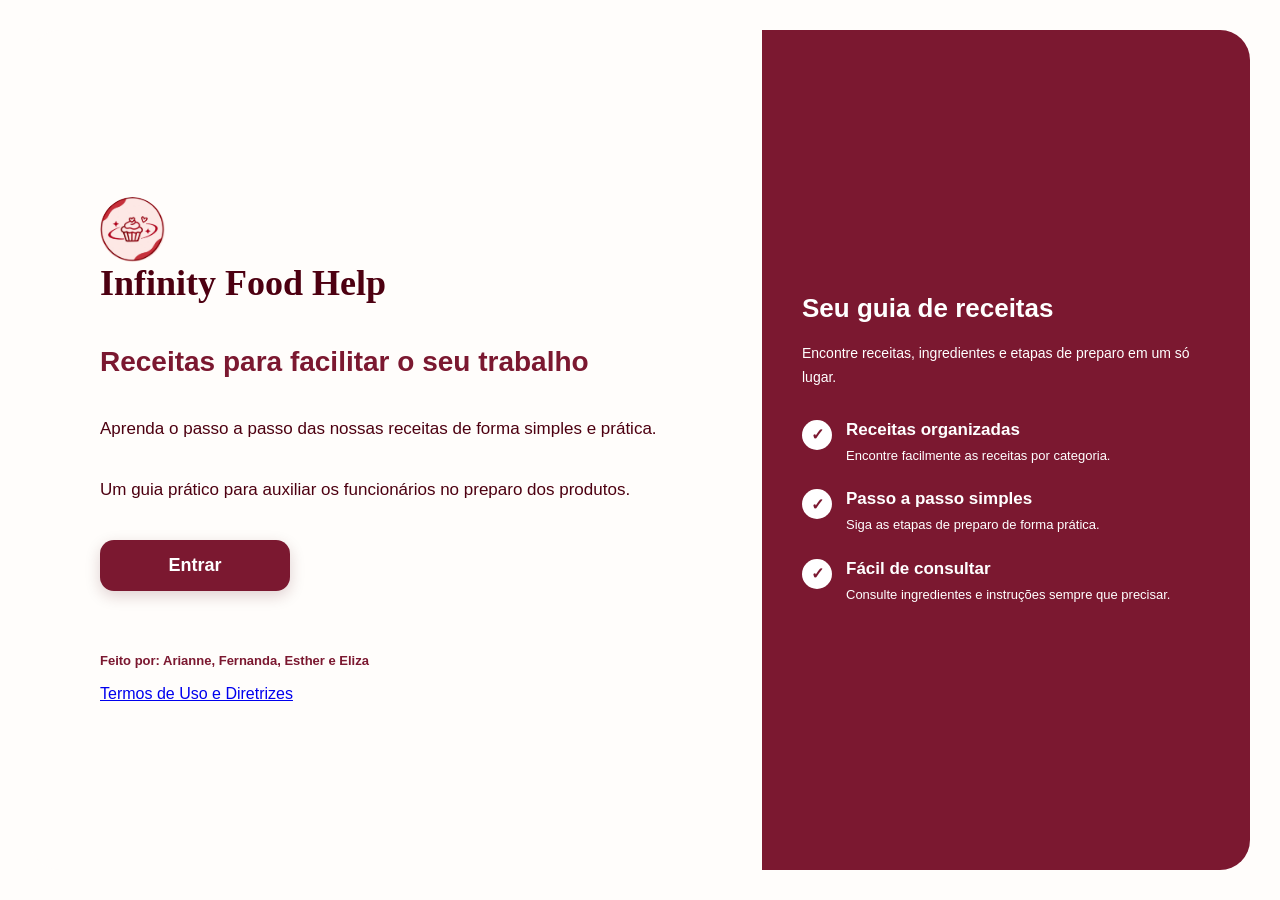
<file: index.html>
<!DOCTYPE html>
<html>

<head>
    <link rel="stylesheet" href="estilo.css">
    <title>Infinity Food Help</title>
</head>

<body>

    <div class="pagina-inicial">


<div class="lado-esquerdo">
    <img src="logo.png" alt="Logo Infinity Food Help" class="logo-inicial">

    <h1>Infinity Food Help</h1>


            <h2>Receitas para facilitar o seu trabalho</h2>

            <p>
                Aprenda o passo a passo das nossas receitas
                de forma simples e prática.
            </p>

            <p>
                Um guia prático para auxiliar os funcionários
                no preparo dos produtos.
            </p>

            <button onclick="entrarNoSite()">
                Entrar
            </button>

            <p class="autores">
                Feito por: Arianne, Fernanda, Esther e Eliza
            </p>

            <a href="termos.html" class="link-termos">
                Termos de Uso e Diretrizes
            </a>

        </div>


<div class="lado-direito">
    <div class="painel-apresentacao">

        <h2>Seu guia de receitas</h2>

        <p>
            Encontre receitas, ingredientes e etapas de preparo
            em um só lugar.
        </p>

        <div class="destaque-apresentacao">
            <span>✓</span>
            <div>
                <h3>Receitas organizadas</h3>
                <p>Encontre facilmente as receitas por categoria.</p>
            </div>
        </div>

        <div class="destaque-apresentacao">
            <span>✓</span>
            <div>
                <h3>Passo a passo simples</h3>
                <p>Siga as etapas de preparo de forma prática.</p>
            </div>
        </div>

        <div class="destaque-apresentacao">
            <span>✓</span>
            <div>
                <h3>Fácil de consultar</h3>
                <p>Consulte ingredientes e instruções sempre que precisar.</p>
            </div>
        </div>

    </div>
</div>


    </div>


    <script>

        function entrarNoSite() {

            // Verifica se os Termos já foram aceitos

            if (localStorage.getItem("termosAceitos") !== "sim") {

                window.location.href = "termos.html";

                return;
            }

            // Marca que a apresentação já foi vista

            localStorage.setItem("jaViuInicio", "sim");

            // Vai para o login

            window.location.href = "login.html";
        }

    </script>

</body>

</html>
</file>
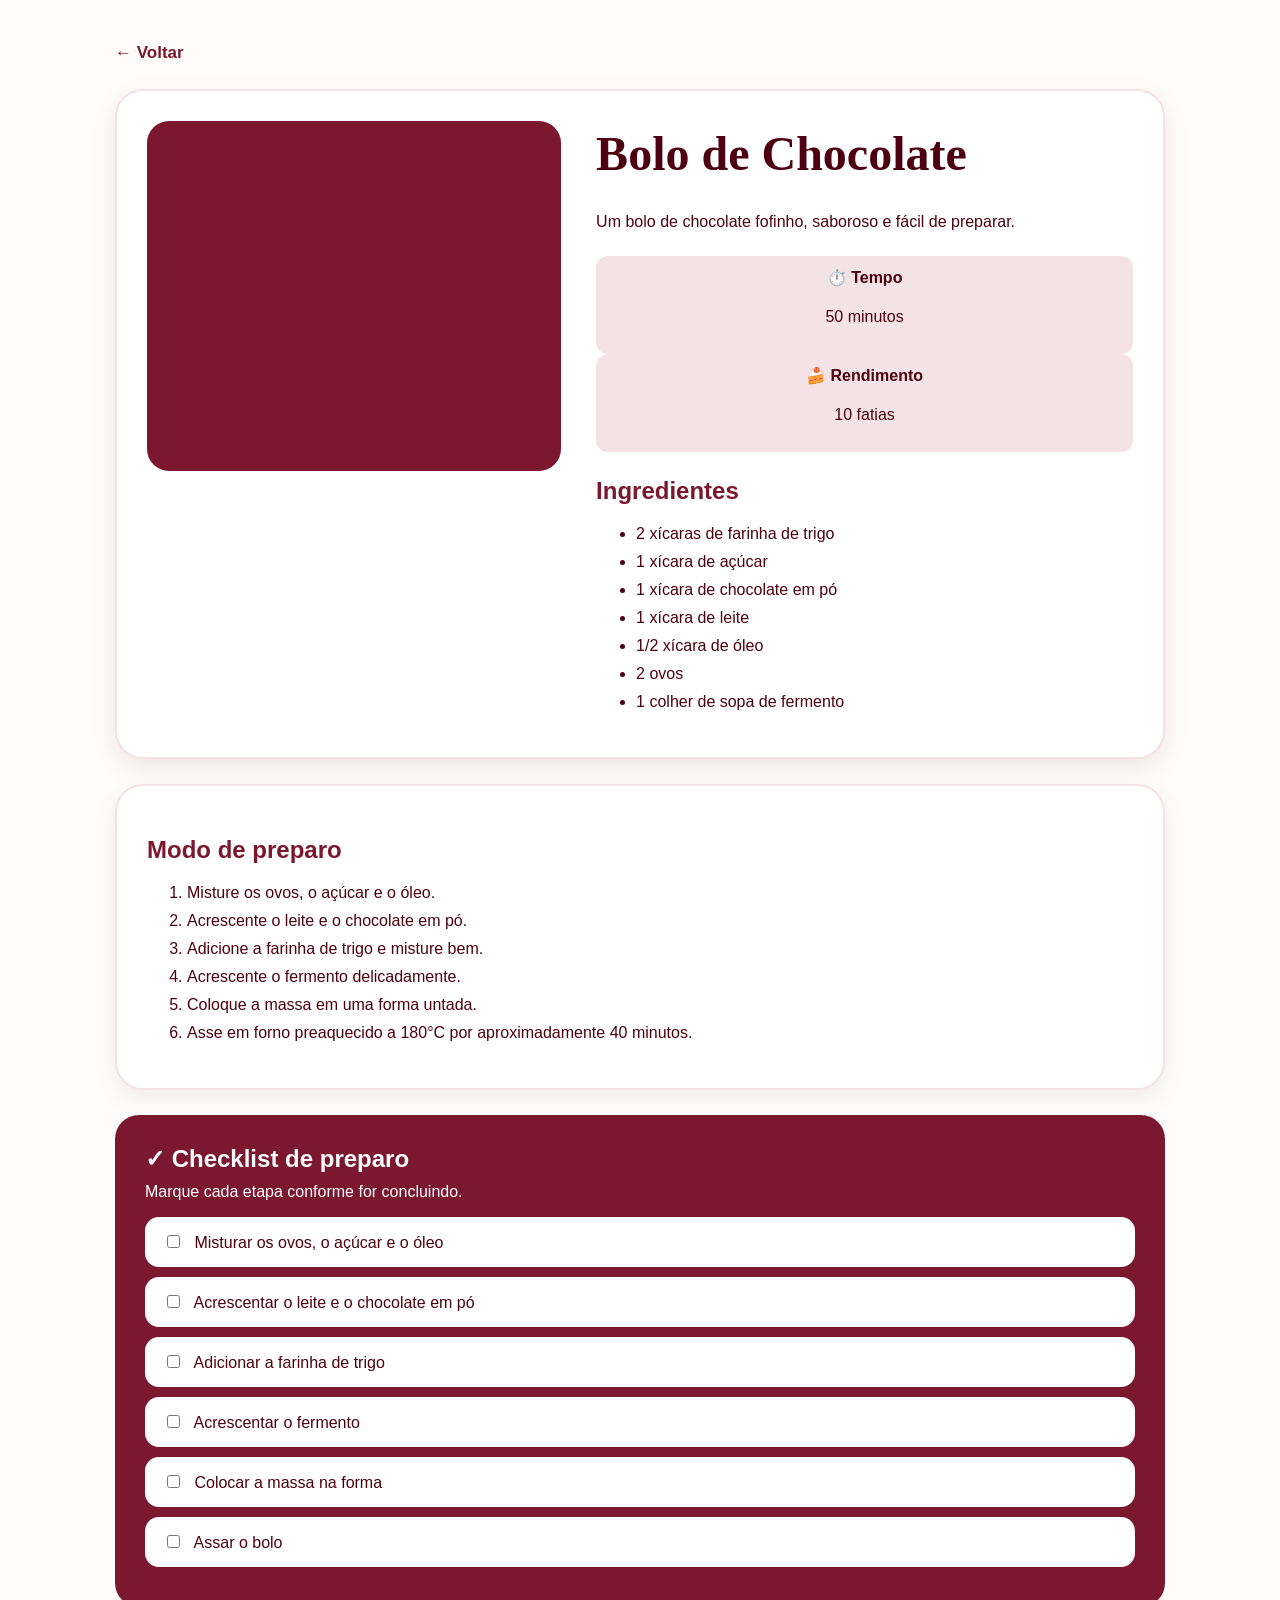
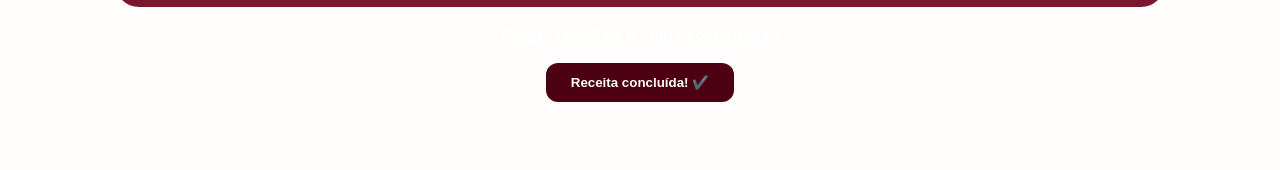
<file: bolo-receita.html>
<!DOCTYPE html>
<html>

<head>
    <link rel="stylesheet" href="estilo.css">
    <title>Bolo de Chocolate - Infinity Food Help</title>
</head>

<body>

<div class="receita-container">

    <button class="voltar" onclick="window.location.href='bolo.html'">
        ← Voltar
    </button>

    <div class="receita-card">

        <div class="receita-imagem">
        </div>

        <div class="receita-conteudo">

            <h1>Bolo de Chocolate</h1>

            <p class="descricao">
                Um bolo de chocolate fofinho, saboroso e fácil de preparar.
            </p>

            <div class="informacoes">

                <div>
                    <strong>⏱️ Tempo</strong>
                    <p>50 minutos</p>
                </div>

                <div>
                    <strong>🍰 Rendimento</strong>
                    <p>10 fatias</p>
                </div>

            </div>

            <h2>Ingredientes</h2>

            <ul>
                <li>2 xícaras de farinha de trigo</li>
                <li>1 xícara de açúcar</li>
                <li>1 xícara de chocolate em pó</li>
                <li>1 xícara de leite</li>
                <li>1/2 xícara de óleo</li>
                <li>2 ovos</li>
                <li>1 colher de sopa de fermento</li>
            </ul>

        </div>

    </div>

    <div class="preparo-card">

        <h2>Modo de preparo</h2>

        <ol>
            <li>Misture os ovos, o açúcar e o óleo.</li>
            <li>Acrescente o leite e o chocolate em pó.</li>
            <li>Adicione a farinha de trigo e misture bem.</li>
            <li>Acrescente o fermento delicadamente.</li>
            <li>Coloque a massa em uma forma untada.</li>
            <li>Asse em forno preaquecido a 180°C por aproximadamente 40 minutos.</li>
        </ol>

    </div>

    <div class="checklist-card">

        <h2>✓ Checklist de preparo</h2>

        <p>Marque cada etapa conforme for concluindo.</p>

        <label>
            <input type="checkbox" onchange="atualizarProgresso()">
            Misturar os ovos, o açúcar e o óleo
        </label>

        <label>
            <input type="checkbox" onchange="atualizarProgresso()">
            Acrescentar o leite e o chocolate em pó
        </label>

        <label>
            <input type="checkbox" onchange="atualizarProgresso()">
            Adicionar a farinha de trigo
        </label>

        <label>
            <input type="checkbox" onchange="atualizarProgresso()">
            Acrescentar o fermento
        </label>

        <label>
            <input type="checkbox" onchange="atualizarProgresso()">
            Colocar a massa na forma
        </label>

        <label>
            <input type="checkbox" onchange="atualizarProgresso()">
            Assar o bolo
        </label>

    </div>

    <p id="progresso">
        Progresso: 0 de 6 etapas concluídas
    </p>

    <button class="botao-concluir" onclick="marcarReceitaConcluida()">
        Receita concluída! ✔️
    </button>

    <p id="mensagemConclusao"></p>

</div>

<script>

function atualizarProgresso() {

    let etapas = document.querySelectorAll(".checklist-card input[type='checkbox']");
    let concluidas = 0;

    etapas.forEach(function(etapa) {
        if (etapa.checked) {
            concluidas++;
        }
    });

    document.getElementById("progresso").innerText =
        "Progresso: " + concluidas + " de " + etapas.length + " etapas concluídas";
}

function marcarReceitaConcluida() {

    let botao = document.querySelector(".botao-concluir");
    let mensagem = document.getElementById("mensagemConclusao");

    let etapas = document.querySelectorAll(".checklist-card input[type='checkbox']");
    let todasConcluidas = true;

    etapas.forEach(function(etapa) {
        if (!etapa.checked) {
            todasConcluidas = false;
        }
    });

    if (!todasConcluidas) {
        mensagem.innerText =
            "Conclua todas as etapas antes de finalizar a receita.";
        return;
    }

    if (botao.dataset.concluida === "sim") {

        botao.dataset.concluida = "nao";
        botao.innerText = "Receita concluída! ✔️";
        mensagem.innerText = "";

        return;
    }

    botao.dataset.concluida = "sim";
    botao.innerText = "Desmarcar receita concluída";
    mensagem.innerText = "Receita concluída! ✔️";
}

</script>

</body>
</html>
</file>
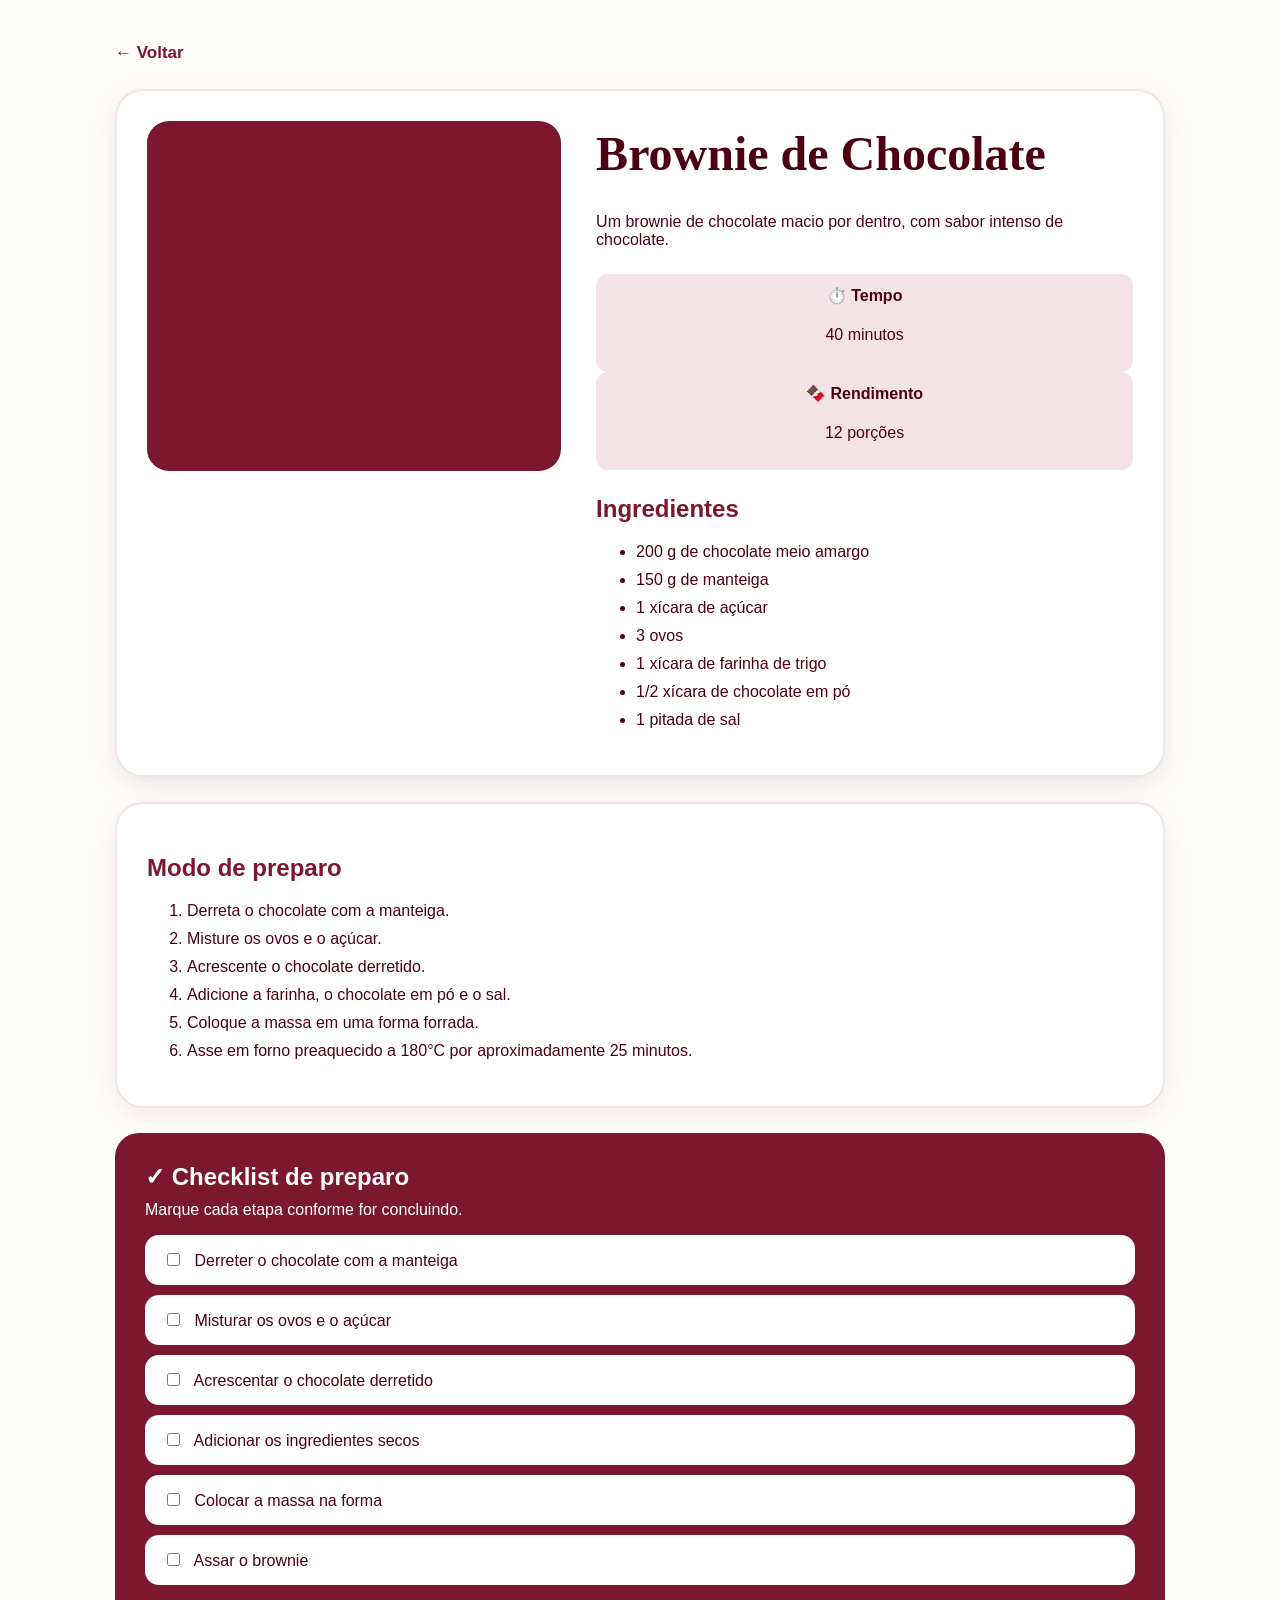
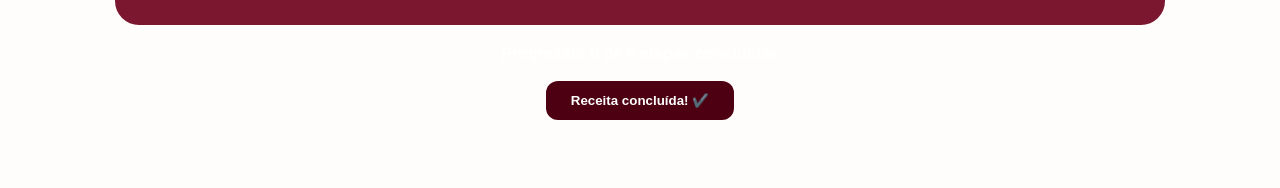
<file: brownie-receita.html>
<!DOCTYPE html>
<html>

<head>
    <link rel="stylesheet" href="estilo.css">
    <title>Brownie de Chocolate - Infinity Food Help</title>
</head>

<body>

<div class="receita-container">

    <button class="voltar" onclick="window.location.href='brownies.html'">
        ← Voltar
    </button>

    <div class="receita-card">

        <div class="receita-imagem">
        </div>

        <div class="receita-conteudo">

            <h1>Brownie de Chocolate</h1>

            <p class="descricao">
                Um brownie de chocolate macio por dentro, com sabor intenso de chocolate.
            </p>

            <div class="informacoes">

                <div>
                    <strong>⏱️ Tempo</strong>
                    <p>40 minutos</p>
                </div>

                <div>
                    <strong>🍫 Rendimento</strong>
                    <p>12 porções</p>
                </div>

            </div>

            <h2>Ingredientes</h2>

            <ul>
                <li>200 g de chocolate meio amargo</li>
                <li>150 g de manteiga</li>
                <li>1 xícara de açúcar</li>
                <li>3 ovos</li>
                <li>1 xícara de farinha de trigo</li>
                <li>1/2 xícara de chocolate em pó</li>
                <li>1 pitada de sal</li>
            </ul>

        </div>

    </div>

    <div class="preparo-card">

        <h2>Modo de preparo</h2>

        <ol>
            <li>Derreta o chocolate com a manteiga.</li>
            <li>Misture os ovos e o açúcar.</li>
            <li>Acrescente o chocolate derretido.</li>
            <li>Adicione a farinha, o chocolate em pó e o sal.</li>
            <li>Coloque a massa em uma forma forrada.</li>
            <li>Asse em forno preaquecido a 180°C por aproximadamente 25 minutos.</li>
        </ol>

    </div>

    <div class="checklist-card">

        <h2>✓ Checklist de preparo</h2>

        <p>Marque cada etapa conforme for concluindo.</p>

        <label>
            <input type="checkbox" onchange="atualizarProgresso()">
            Derreter o chocolate com a manteiga
        </label>

        <label>
            <input type="checkbox" onchange="atualizarProgresso()">
            Misturar os ovos e o açúcar
        </label>

        <label>
            <input type="checkbox" onchange="atualizarProgresso()">
            Acrescentar o chocolate derretido
        </label>

        <label>
            <input type="checkbox" onchange="atualizarProgresso()">
            Adicionar os ingredientes secos
        </label>

        <label>
            <input type="checkbox" onchange="atualizarProgresso()">
            Colocar a massa na forma
        </label>

        <label>
            <input type="checkbox" onchange="atualizarProgresso()">
            Assar o brownie
        </label>

    </div>

    <p id="progresso">
        Progresso: 0 de 6 etapas concluídas
    </p>

    <button class="botao-concluir" onclick="marcarReceitaConcluida()">
        Receita concluída! ✔️
    </button>

    <p id="mensagemConclusao"></p>

</div>

<script>

function atualizarProgresso() {

    let etapas = document.querySelectorAll(".checklist-card input[type='checkbox']");
    let concluidas = 0;

    etapas.forEach(function(etapa) {
        if (etapa.checked) {
            concluidas++;
        }
    });

    document.getElementById("progresso").innerText =
        "Progresso: " + concluidas + " de " + etapas.length + " etapas concluídas";
}

function marcarReceitaConcluida() {

    let botao = document.querySelector(".botao-concluir");
    let mensagem = document.getElementById("mensagemConclusao");

    let etapas = document.querySelectorAll(".checklist-card input[type='checkbox']");
    let todasConcluidas = true;

    etapas.forEach(function(etapa) {
        if (!etapa.checked) {
            todasConcluidas = false;
        }
    });

    if (!todasConcluidas) {
        mensagem.innerText =
            "Conclua todas as etapas antes de finalizar a receita.";
        return;
    }

    if (botao.dataset.concluida === "sim") {

        botao.dataset.concluida = "nao";
        botao.innerText = "Receita concluída! ✔️";
        mensagem.innerText = "";

        return;
    }

    botao.dataset.concluida = "sim";
    botao.innerText = "Desmarcar receita concluída";
    mensagem.innerText = "Receita concluída! ✔️";
}

</script>

</body>
</html>
</file>
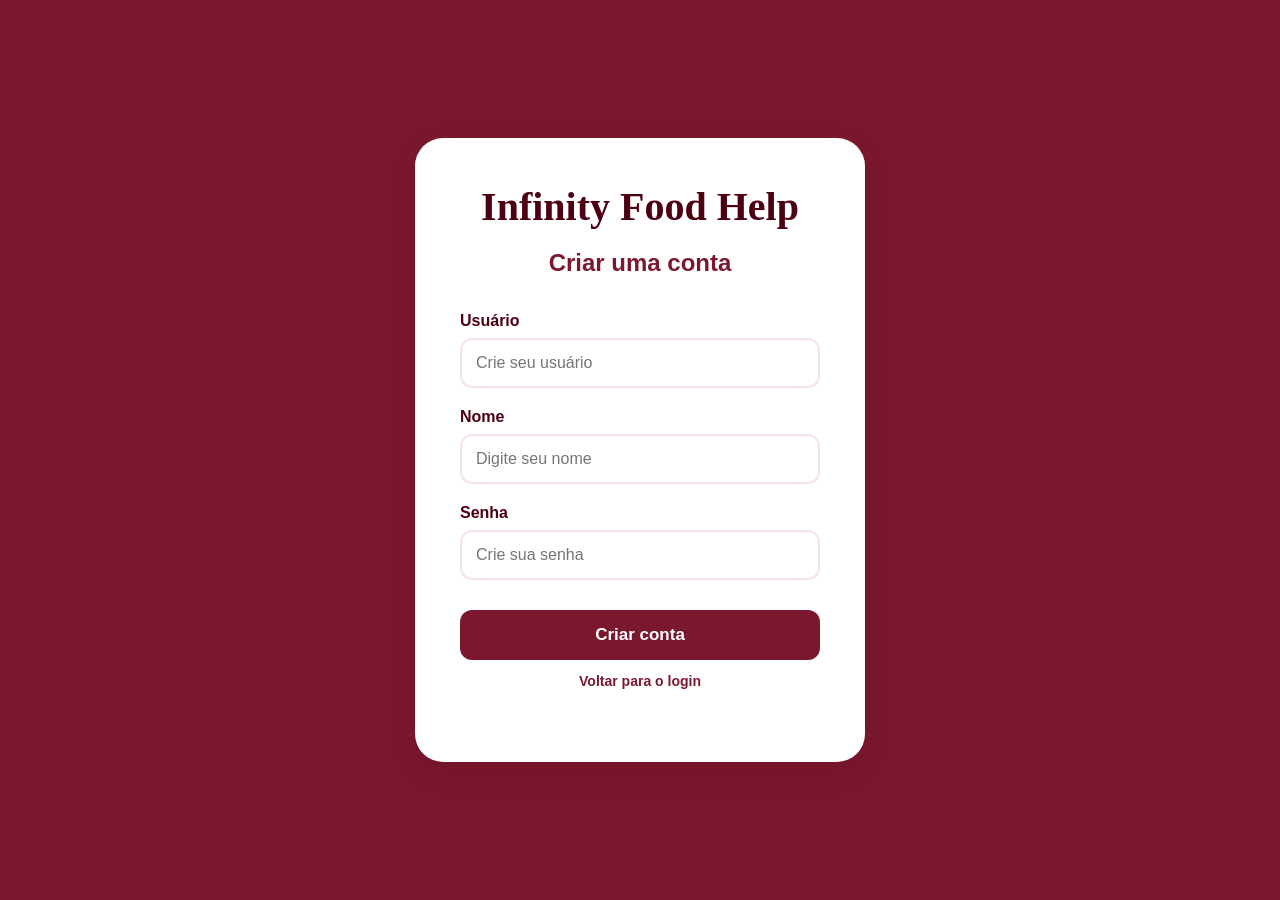
<file: cadastro.html>
<!DOCTYPE html>
<html>

<head>
    <link rel="stylesheet" href="estilo.css">
    <title>Criar conta - Infinity Food Help</title>
</head>

<body>

    <div class="login-container">

        <div class="login-card">

            <h1>Infinity Food Help</h1>

            <h2>Criar uma conta</h2>

            <label for="novoUsuario">Usuário</label>
            <input type="text" id="novoUsuario" placeholder="Crie seu usuário">
<label for="nome">Nome</label>
<input type="text" id="nome" placeholder="Digite seu nome">
            <label for="novaSenha">Senha</label>
            <input type="password" id="novaSenha" placeholder="Crie sua senha">

            <button onclick="criarConta()">
                Criar conta
            </button>

            <button class="botao-cadastro" onclick="window.location.href='login.html'">
                Voltar para o login
            </button>

            <p id="mensagem"></p>

        </div>

    </div>

    <script>

        function criarConta() {

let nome = document.getElementById("nome").value;
let usuario = document.getElementById("novoUsuario").value;
let senha = document.getElementById("novaSenha").value;
            if (nome === "" || usuario === "" || senha === "") {

                document.getElementById("mensagem").innerText =
                    "Preencha todos os campos.";

                return;
            }

if (localStorage.getItem("usuario_" + usuario) !== null) {

    document.getElementById("mensagem").innerText =
        "Esse usuário já existe.";

    return;
}

localStorage.setItem("usuario_" + usuario, senha);
localStorage.setItem("nome_" + usuario, nome);
            document.getElementById("mensagem").innerText =
                "Conta criada com sucesso! ✔️";

        }

    </script>

</body>
</html>
</file>
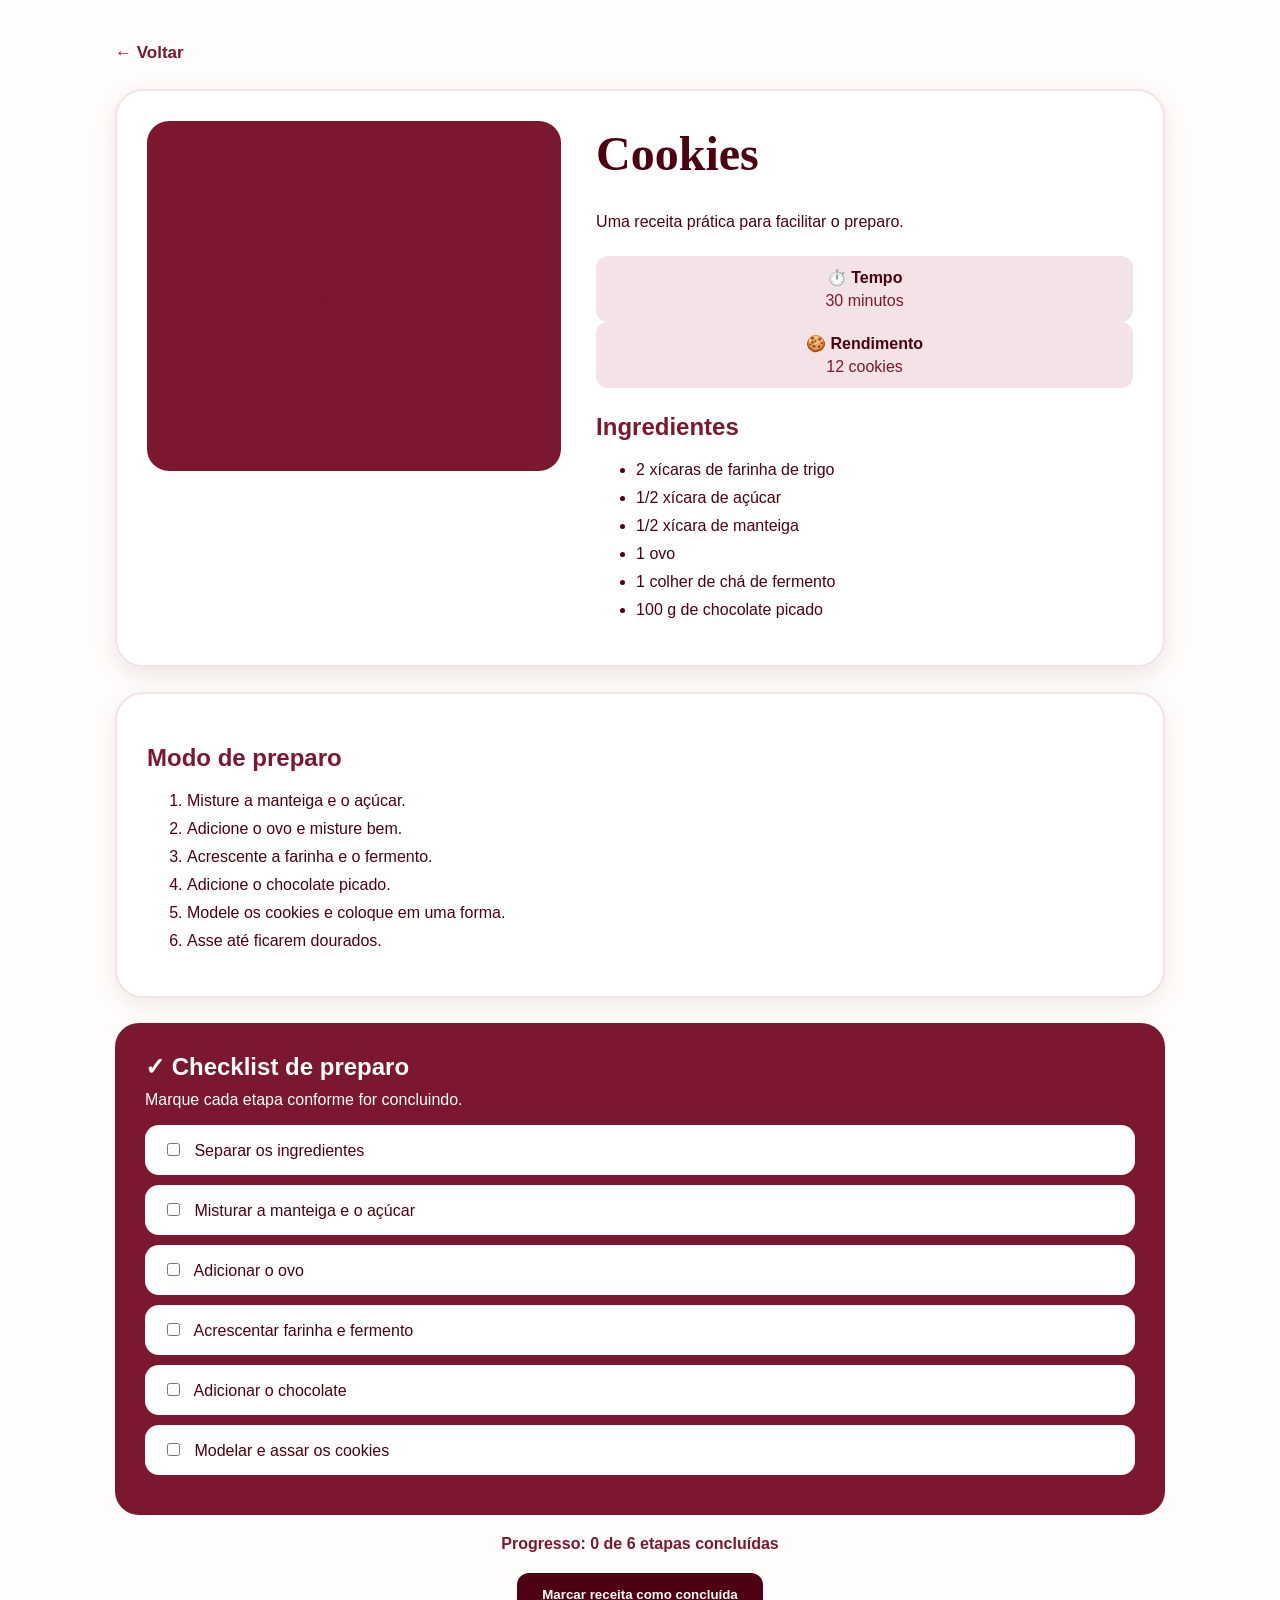
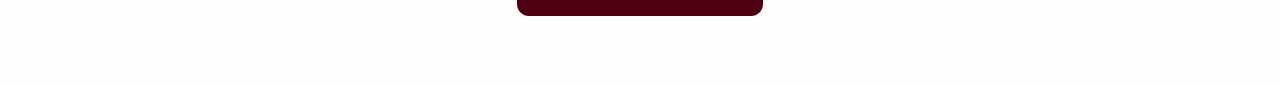
<file: cookies.html>
<!DOCTYPE html>
<html>

<head>
    <link rel="stylesheet" href="estilo.css">
    <title>Cookies - Infinity Food Help</title>
</head>

<body>

    <div class="receita-container">

        <button class="voltar" onclick="window.location.href='inicio.html'">
            ← Voltar
        </button>

        <div class="receita-card">

            <div class="receita-imagem">
                <span>IMAGEM</span>
            </div>

            <div class="receita-conteudo">

                <h1>Cookies</h1>

                <p class="descricao">
                    Uma receita prática para facilitar o preparo.
                </p>

                <div class="informacoes">

                    <div>
                        <strong>⏱️ Tempo</strong>
                        <span>30 minutos</span>
                    </div>

                    <div>
                        <strong>🍪 Rendimento</strong>
                        <span>12 cookies</span>
                    </div>

                </div>

                <h2>Ingredientes</h2>

                <ul>
                    <li>2 xícaras de farinha de trigo</li>
                    <li>1/2 xícara de açúcar</li>
                    <li>1/2 xícara de manteiga</li>
                    <li>1 ovo</li>
                    <li>1 colher de chá de fermento</li>
                    <li>100 g de chocolate picado</li>
                </ul>

            </div>

        </div>

        <div class="preparo-card">

            <h2>Modo de preparo</h2>

            <ol>
                <li>Misture a manteiga e o açúcar.</li>
                <li>Adicione o ovo e misture bem.</li>
                <li>Acrescente a farinha e o fermento.</li>
                <li>Adicione o chocolate picado.</li>
                <li>Modele os cookies e coloque em uma forma.</li>
                <li>Asse até ficarem dourados.</li>
            </ol>

        </div>

        <div class="checklist-card">

            <h2>✓ Checklist de preparo</h2>

            <p>Marque cada etapa conforme for concluindo.</p>

            <label>
                <input type="checkbox">
                Separar os ingredientes
            </label>

            <label>
                <input type="checkbox">
                Misturar a manteiga e o açúcar
            </label>

            <label>
                <input type="checkbox">
                Adicionar o ovo
            </label>

            <label>
                <input type="checkbox">
                Acrescentar farinha e fermento
            </label>

            <label>
                <input type="checkbox">
                Adicionar o chocolate
            </label>

            <label>
                <input type="checkbox">
                Modelar e assar os cookies
            </label>

        </div>

        <p class="progresso-checklist">
            Progresso: 0 de 6 etapas concluídas
        </p>

        <button class="concluir" onclick="marcarConcluida()">
            Marcar receita como concluída
        </button>

        <p id="mensagem"></p>

    </div>

    <script>

        let usuarioLogado = localStorage.getItem("usuarioLogado");

        const checkboxes = document.querySelectorAll(
            '.checklist-card input[type="checkbox"]'
        );

        const progresso = document.querySelector(".progresso-checklist");

        checkboxes.forEach((checkbox, index) => {

            const salvo = localStorage.getItem(
                "checklistCookies_" + usuarioLogado + "_" + index
            );

            if (salvo === "sim") {
                checkbox.checked = true;
            }

            checkbox.addEventListener("change", function() {

                localStorage.setItem(
                    "checklistCookies_" + usuarioLogado + "_" + index,
                    checkbox.checked ? "sim" : "nao"
                );

                atualizarProgresso();

            });

        });

        function atualizarProgresso() {

            let total = 0;

            checkboxes.forEach(function(checkbox) {

                if (checkbox.checked) {
                    total++;
                }

            });

            progresso.innerText =
                "Progresso: " + total + " de 6 etapas concluídas";
        }

     function marcarConcluida() {

    let concluida = localStorage.getItem(
        "cookiesConcluido_" + usuarioLogado
    );

    if (concluida === "sim") {

        localStorage.removeItem(
            "cookiesConcluido_" + usuarioLogado
        );

        document.getElementById("mensagem").innerText =
            "Receita desmarcada.";

        document.querySelector(".concluir").innerText =
            "Marcar receita como concluída";

    } else {

        localStorage.setItem(
            "cookiesConcluido_" + usuarioLogado,
            "sim"
        );

        document.getElementById("mensagem").innerText =
            "Receita concluída! ✔️";

        document.querySelector(".concluir").innerText =
            "Desmarcar receita concluída";
    }
}

window.onload = function() {

    atualizarProgresso();

    if (
        localStorage.getItem(
            "cookiesConcluido_" + usuarioLogado
        ) === "sim"
    ) {

        document.getElementById("mensagem").innerText =
            "Receita concluída! ✔️";

        document.querySelector(".concluir").innerText =
            "Desmarcar receita concluída";
    }

};

    </script>

</body>
</html>
</file>
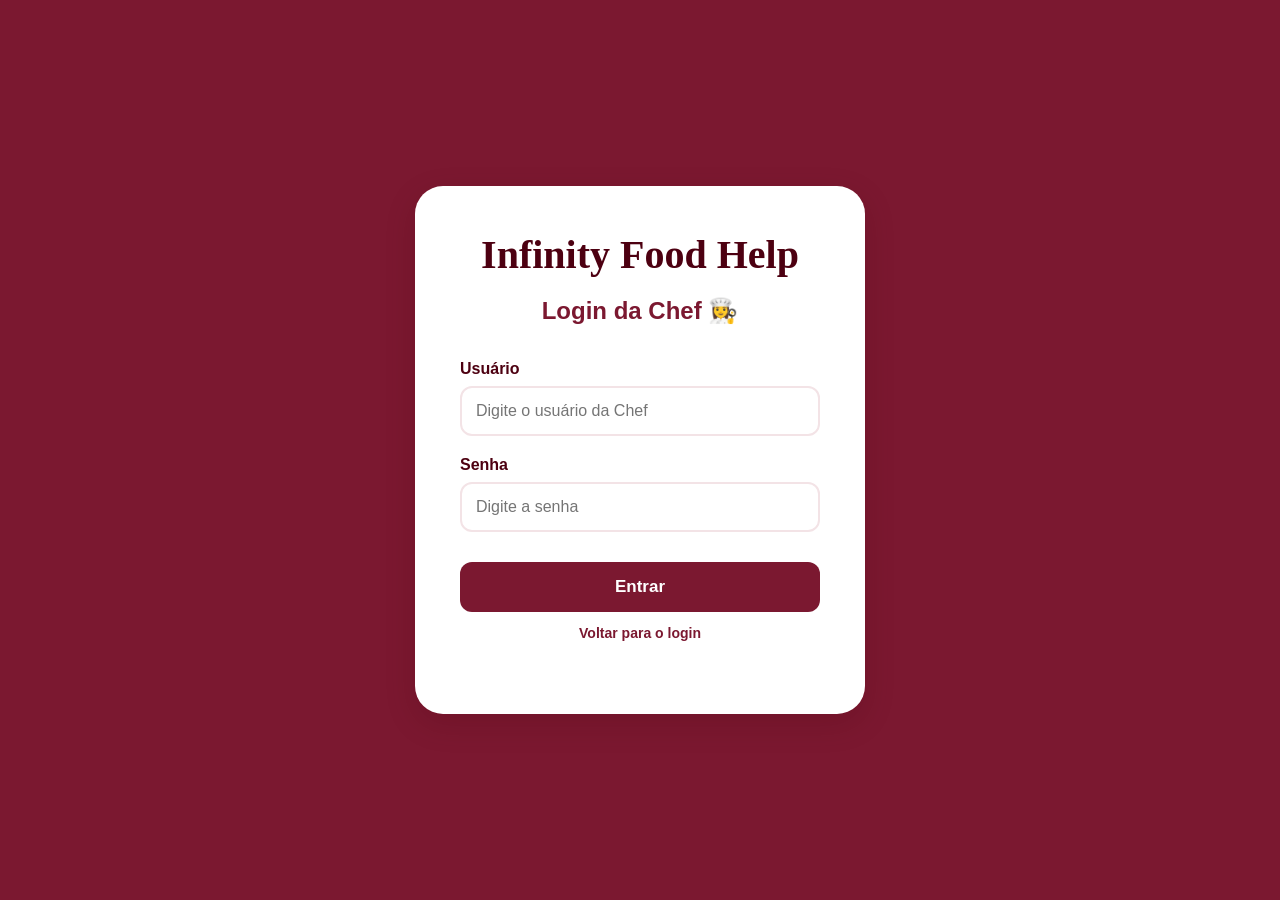
<file: login-chefe.html>
<!DOCTYPE html>
<html>

<head>
    <link rel="stylesheet" href="estilo.css">
    <title>Login da Chef - Infinity Food Help</title>
</head>

<body>

    <div class="login-container">

        <div class="login-card">

            <h1>Infinity Food Help</h1>

            <h2>Login da Chef 👩‍🍳</h2>

            <label for="usuarioChef">Usuário</label>
            <input
                type="text"
                id="usuarioChef"
                placeholder="Digite o usuário da Chef"
            >

            <label for="senhaChef">Senha</label>
            <input
                type="password"
                id="senhaChef"
                placeholder="Digite a senha"
            >

            <button onclick="fazerLoginChef()">
                Entrar
            </button>

            <button
                class="botao-cadastro"
                onclick="window.location.href='login.html'"
            >
                Voltar para o login
            </button>

            <p id="mensagem"></p>

        </div>

    </div>

    <script>

        function fazerLoginChef() {

            let usuario = document.getElementById("usuarioChef").value;
            let senha = document.getElementById("senhaChef").value;

            if (usuario === "chef" && senha === "1234") {

                localStorage.setItem("chefLogada", "sim");

                window.location.href = "gerenciamento.html";

            } else {

                document.getElementById("mensagem").innerText =
                    "Usuário ou senha incorretos.";

            }

        }

    </script>

</body>

</html>
</file>
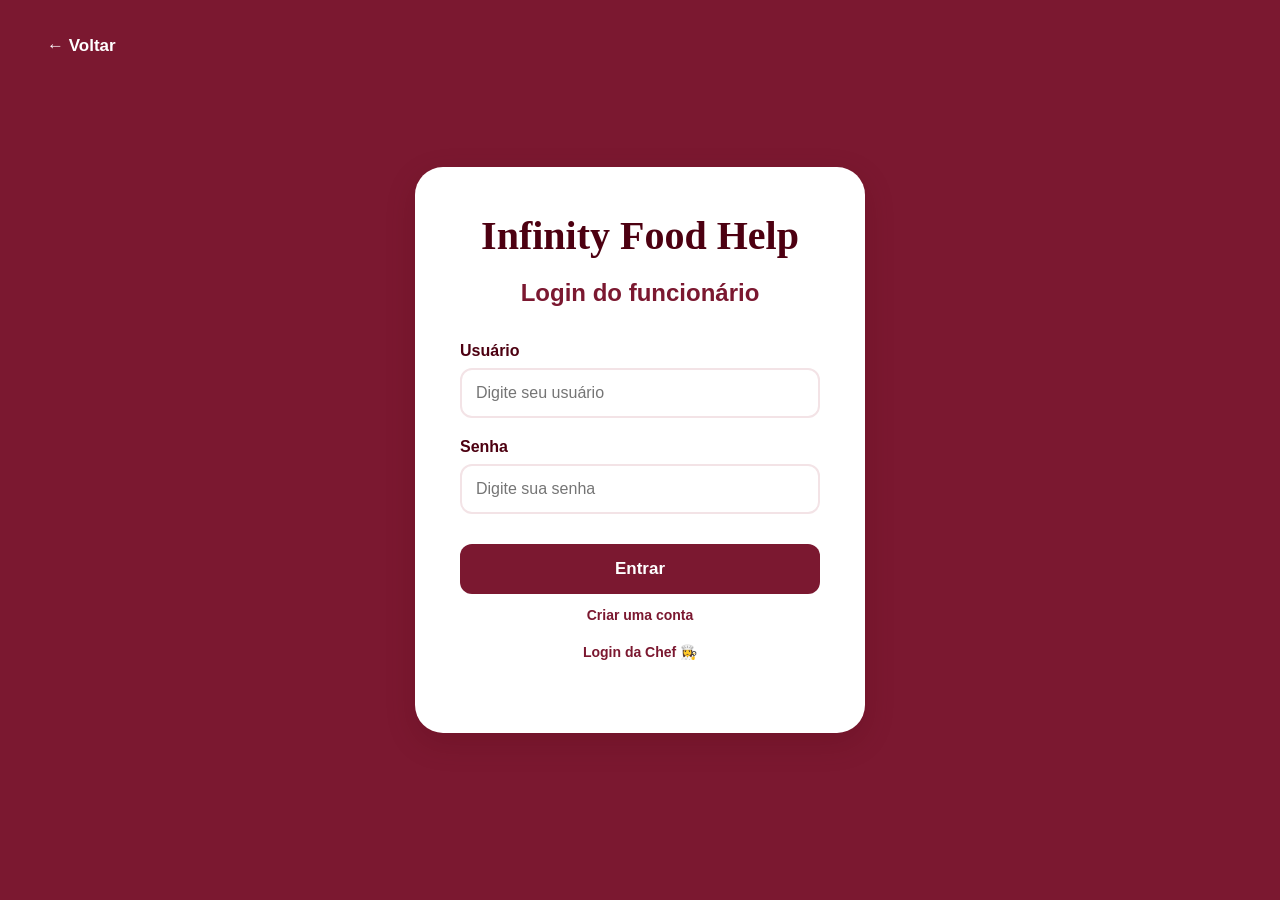
<file: login.html>
<!DOCTYPE html>
<html>

<head>
    <link rel="stylesheet" href="estilo.css">
    <title>Login - Infinity Food Help</title>
</head>

<body>

    <div class="login-container">

        <a href="index.html" class="login-voltar">← Voltar</a>

        <div class="login-card">

            <h1>Infinity Food Help</h1>

            <h2>Login do funcionário</h2>

            <label for="usuario">Usuário</label>
            <input type="text" id="usuario" placeholder="Digite seu usuário">

            <label for="senha">Senha</label>
            <input type="password" id="senha" placeholder="Digite sua senha">

            <button onclick="fazerLogin()">
                Entrar
            </button>

            <button class="botao-cadastro" onclick="window.location.href='cadastro.html'">
                Criar uma conta
            </button>

            <button class="botao-cadastro" onclick="window.location.href='login-chefe.html'">
                Login da Chef 👩‍🍳
            </button>

            <p id="mensagem"></p>

        </div>

    </div>

    <script>

        function fazerLogin() {

            let usuario = document.getElementById("usuario").value;
            let senha = document.getElementById("senha").value;

            let senhaSalva = localStorage.getItem("usuario_" + usuario);

            if (
                (usuario === "ana" && senha === "1234") ||
                (usuario === "marcos" && senha === "5678") ||
                (usuario === "maria" && senha === "9012") ||
                (senhaSalva !== null && senhaSalva === senha)
            ) {

                localStorage.setItem("usuarioLogado", usuario);

                window.location.href = "inicio.html";

            } else {

                document.getElementById("mensagem").innerText =
                    "Usuário ou senha incorretos.";

            }

        }

    </script>

</body>
</html>
</file>
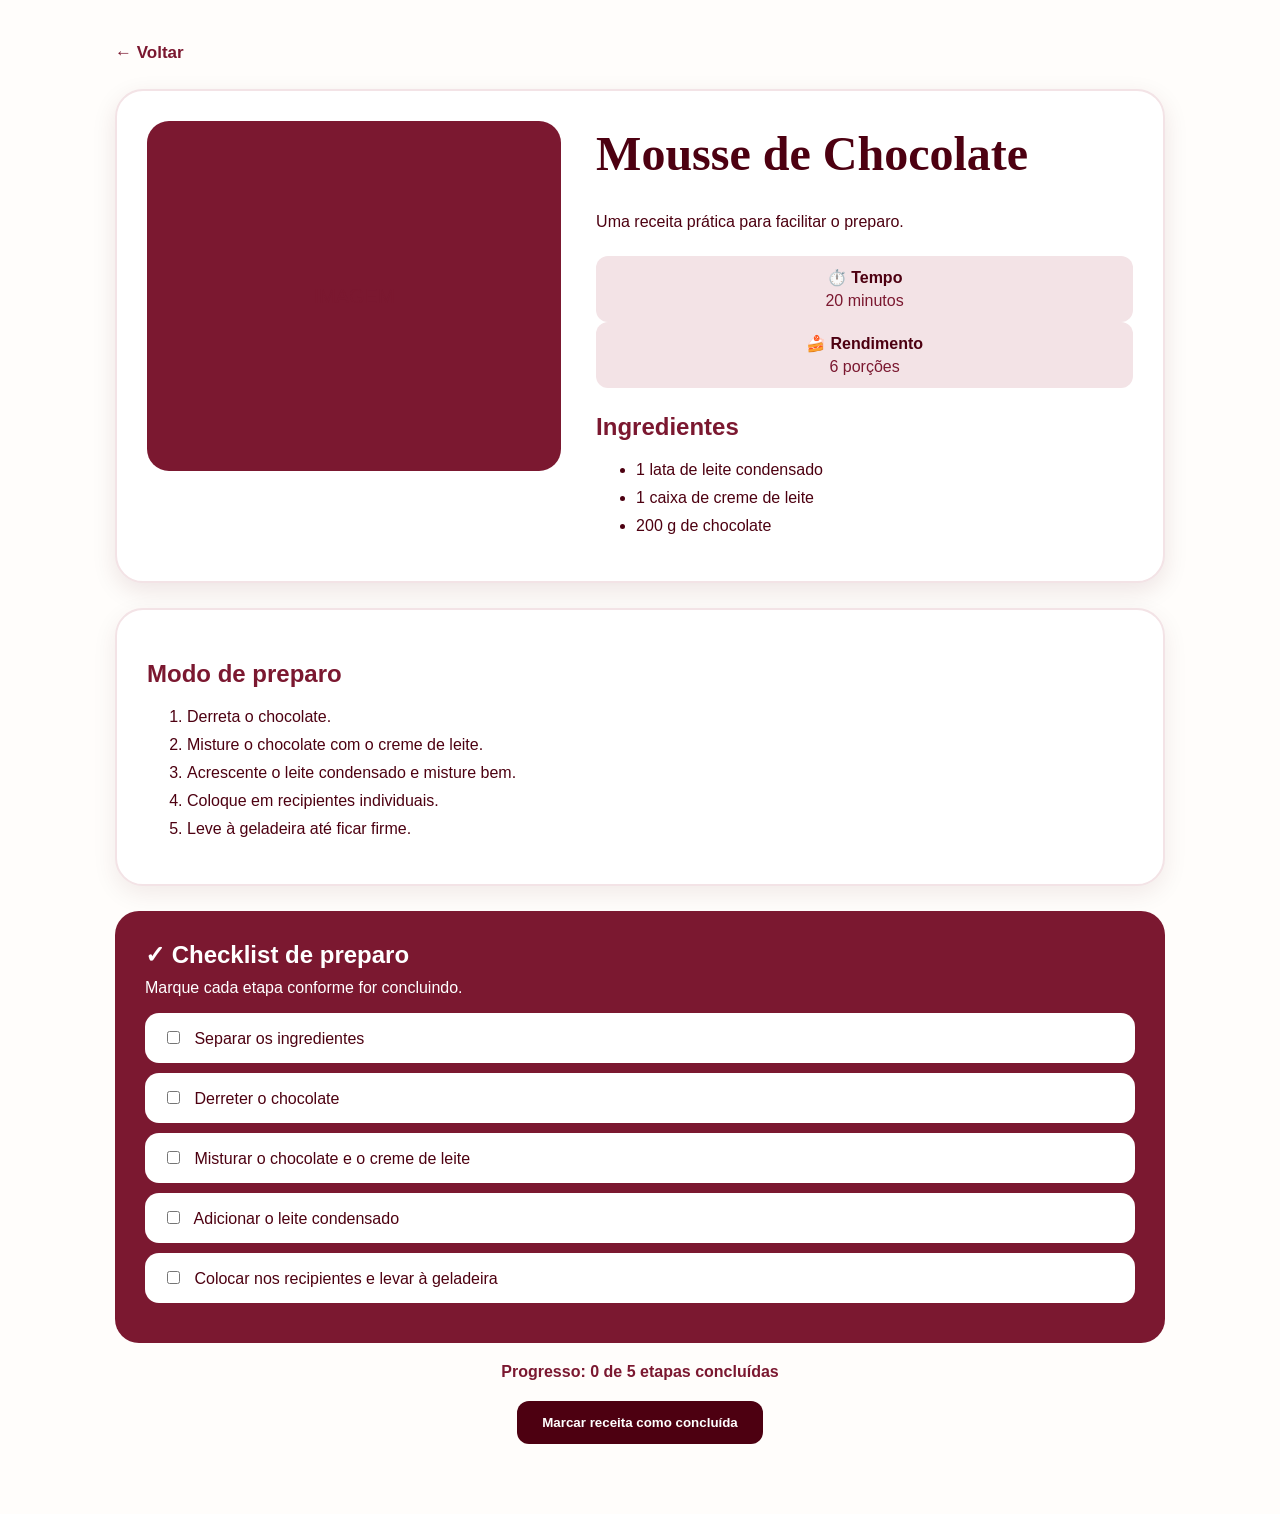
<file: sobremesa.html>
<!DOCTYPE html>
<html>

<head>
    <link rel="stylesheet" href="estilo.css">
    <title>Mousse de Chocolate - Infinity Food Help</title>
</head>

<body>

    <div class="receita-container">

        <button class="voltar" onclick="window.location.href='inicio.html'">
            ← Voltar
        </button>

        <div class="receita-card">

            <div class="receita-imagem">
                <span>IMAGEM</span>
            </div>

            <div class="receita-conteudo">

                <h1>Mousse de Chocolate</h1>

                <p class="descricao">
                    Uma receita prática para facilitar o preparo.
                </p>

                <div class="informacoes">

                    <div>
                        <strong>⏱️ Tempo</strong>
                        <span>20 minutos</span>
                    </div>

                    <div>
                        <strong>🍰 Rendimento</strong>
                        <span>6 porções</span>
                    </div>

                </div>

                <h2>Ingredientes</h2>

                <ul>
                    <li>1 lata de leite condensado</li>
                    <li>1 caixa de creme de leite</li>
                    <li>200 g de chocolate</li>
                </ul>

            </div>

        </div>

        <div class="preparo-card">

            <h2>Modo de preparo</h2>

            <ol>
                <li>Derreta o chocolate.</li>
                <li>Misture o chocolate com o creme de leite.</li>
                <li>Acrescente o leite condensado e misture bem.</li>
                <li>Coloque em recipientes individuais.</li>
                <li>Leve à geladeira até ficar firme.</li>
            </ol>

        </div>

        <div class="checklist-card">

            <h2>✓ Checklist de preparo</h2>

            <p>Marque cada etapa conforme for concluindo.</p>

            <label>
                <input type="checkbox">
                Separar os ingredientes
            </label>

            <label>
                <input type="checkbox">
                Derreter o chocolate
            </label>

            <label>
                <input type="checkbox">
                Misturar o chocolate e o creme de leite
            </label>

            <label>
                <input type="checkbox">
                Adicionar o leite condensado
            </label>

            <label>
                <input type="checkbox">
                Colocar nos recipientes e levar à geladeira
            </label>

        </div>

        <p class="progresso-checklist">
            Progresso: 0 de 5 etapas concluídas
        </p>

        <button class="concluir" onclick="marcarConcluida()">
            Marcar receita como concluída
        </button>

        <p id="mensagem"></p>

    </div>

    <script>

        let usuarioLogado = localStorage.getItem("usuarioLogado");

        const checkboxes = document.querySelectorAll(
            '.checklist-card input[type="checkbox"]'
        );

        const progresso = document.querySelector(".progresso-checklist");

        checkboxes.forEach((checkbox, index) => {

            const salvo = localStorage.getItem(
                "checklistSobremesa_" + usuarioLogado + "_" + index
            );

            if (salvo === "sim") {
                checkbox.checked = true;
            }

            checkbox.addEventListener("change", function() {

                localStorage.setItem(
                    "checklistSobremesa_" + usuarioLogado + "_" + index,
                    checkbox.checked ? "sim" : "nao"
                );

                atualizarProgresso();

            });

        });

        function atualizarProgresso() {

            let total = 0;

            checkboxes.forEach(function(checkbox) {

                if (checkbox.checked) {
                    total++;
                }

            });

            progresso.innerText =
                "Progresso: " + total + " de 5 etapas concluídas";
        }

  function marcarConcluida() {

    let concluida = localStorage.getItem(
        "sobremesaConcluido_" + usuarioLogado
    );

    if (concluida === "sim") {

        localStorage.removeItem(
            "sobremesaConcluido_" + usuarioLogado
        );

        document.getElementById("mensagem").innerText =
            "Receita desmarcada.";

        document.querySelector(".concluir").innerText =
            "Marcar receita como concluída";

    } else {

        localStorage.setItem(
            "sobremesaConcluido_" + usuarioLogado,
            "sim"
        );

        document.getElementById("mensagem").innerText =
            "Receita concluída! ✔️";

        document.querySelector(".concluir").innerText =
            "Desmarcar receita concluída";
    }
}

  window.onload = function() {

    atualizarProgresso();

    if (
        localStorage.getItem(
            "sobremesaConcluido_" + usuarioLogado
        ) === "sim"
    ) {

        document.getElementById("mensagem").innerText =
            "Receita concluída! ✔️";

        document.querySelector(".concluir").innerText =
            "Desmarcar receita concluída";
    }

};

    </script>

</body>
</html>
</file>
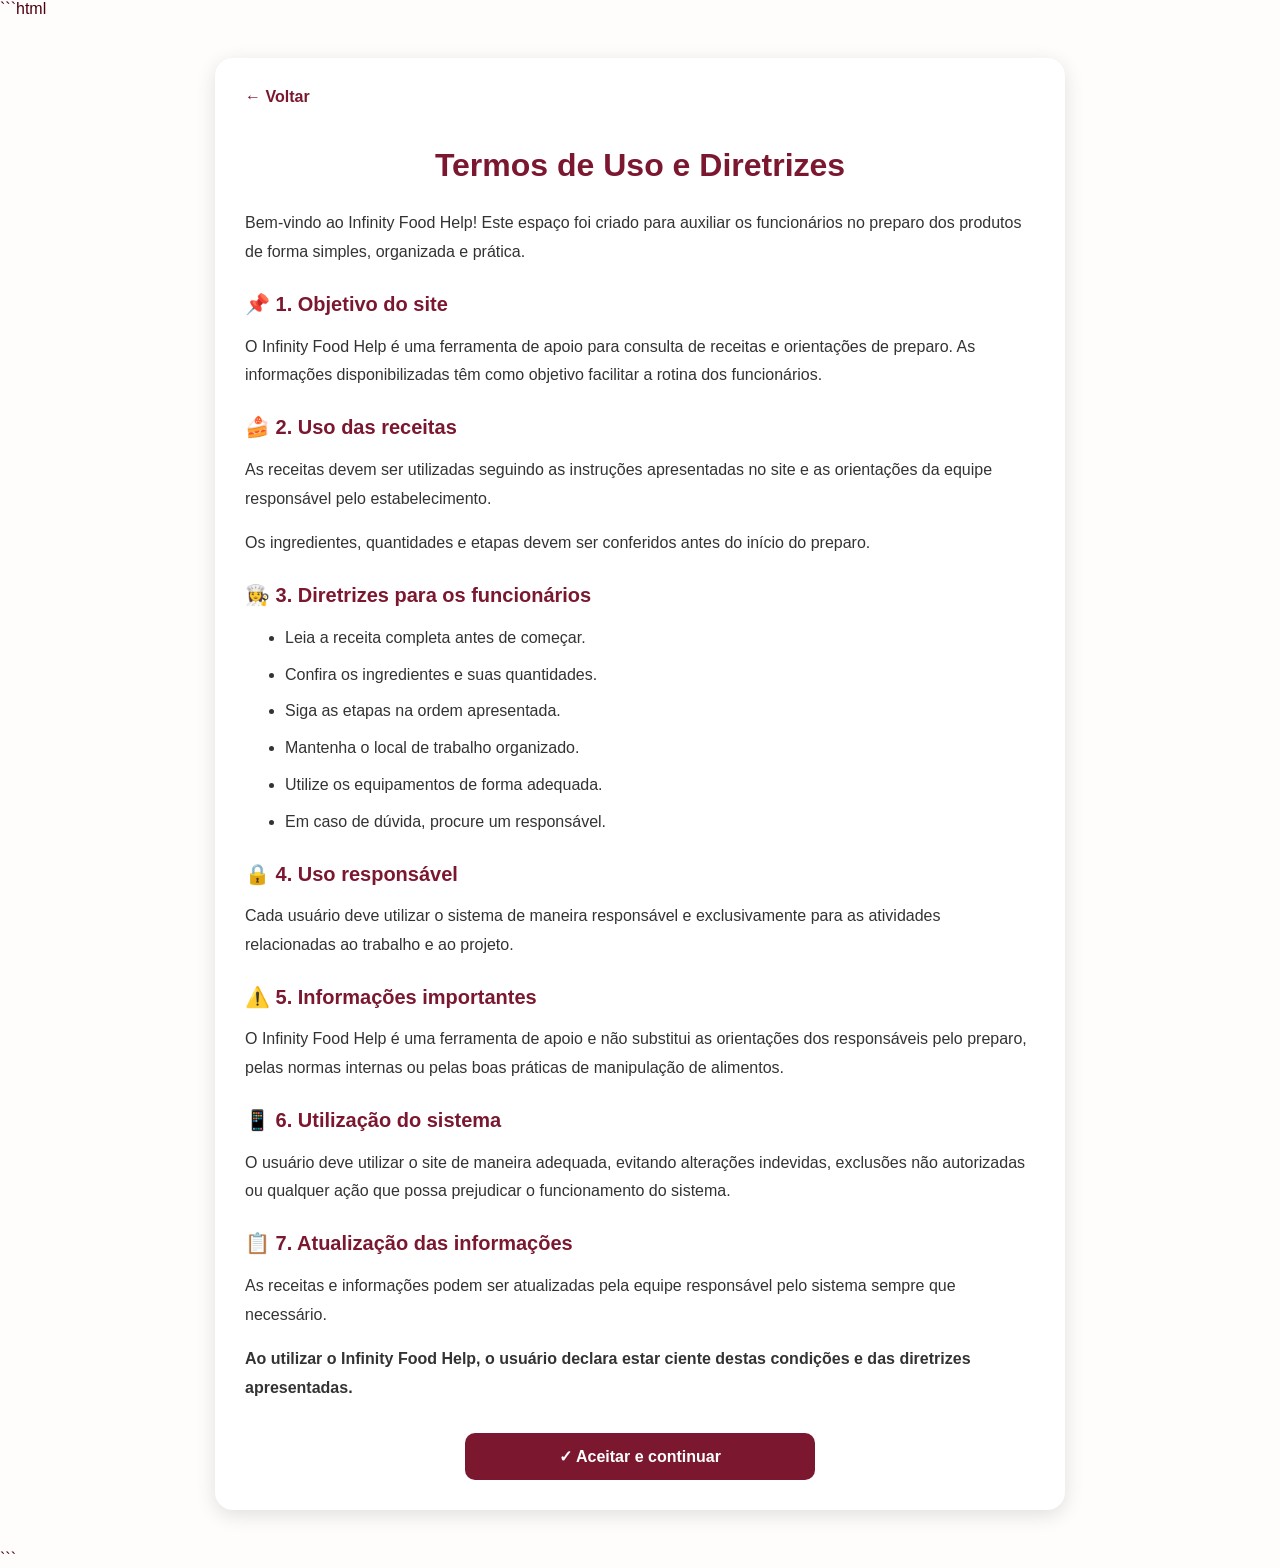
<file: termos.html>
```html
<!DOCTYPE html>
<html lang="pt-BR">

<head>
    <meta charset="UTF-8">
    <meta name="viewport" content="width=device-width, initial-scale=1.0">
    <link rel="stylesheet" href="estilo.css">
    <title>Termos de Uso e Diretrizes - Infinity Food Help</title>

    <style>
        .termos-pagina {
            max-width: 850px;
            margin: 40px auto;
            padding: 30px;
            background: white;
            border-radius: 18px;
            box-shadow: 0 5px 20px rgba(0, 0, 0, 0.12);
        }

        .termos-voltar {
            display: inline-block;
            margin-bottom: 20px;
            color: #7B1830;
            text-decoration: none;
            font-weight: bold;
        }

        .termos-pagina h1 {
            color: #7B1830;
            text-align: center;
            margin-bottom: 25px;
        }

        .termos-pagina h2 {
            color: #7B1830;
            margin-top: 25px;
            font-size: 20px;
        }

        .termos-pagina p,
        .termos-pagina li {
            color: #333;
            line-height: 1.8;
        }

        .termos-pagina li {
            margin-bottom: 8px;
        }

        .termos-aceitar {
            display: block;
            width: 100%;
            max-width: 350px;
            margin: 30px auto 0;
            padding: 14px 20px;
            background: #7B1830;
            color: white;
            border: none;
            border-radius: 10px;
            font-size: 16px;
            font-weight: bold;
            cursor: pointer;
        }

        .termos-aceitar:hover {
            background: #4D0011;
        }

        @media (max-width: 600px) {
            .termos-pagina {
                margin: 15px;
                padding: 22px;
            }
        }
    </style>
</head>

<body>

    <main class="termos-pagina">

        <a href="index.html" class="termos-voltar">
            ← Voltar
        </a>

        <h1>Termos de Uso e Diretrizes</h1>

        <p>
            Bem-vindo ao Infinity Food Help! Este espaço foi criado
            para auxiliar os funcionários no preparo dos produtos
            de forma simples, organizada e prática.
        </p>

        <h2>📌 1. Objetivo do site</h2>

        <p>
            O Infinity Food Help é uma ferramenta de apoio para
            consulta de receitas e orientações de preparo.
            As informações disponibilizadas têm como objetivo
            facilitar a rotina dos funcionários.
        </p>

        <h2>🍰 2. Uso das receitas</h2>

        <p>
            As receitas devem ser utilizadas seguindo as instruções
            apresentadas no site e as orientações da equipe responsável
            pelo estabelecimento.
        </p>

        <p>
            Os ingredientes, quantidades e etapas devem ser conferidos
            antes do início do preparo.
        </p>

        <h2>👩‍🍳 3. Diretrizes para os funcionários</h2>

        <ul>
            <li>Leia a receita completa antes de começar.</li>
            <li>Confira os ingredientes e suas quantidades.</li>
            <li>Siga as etapas na ordem apresentada.</li>
            <li>Mantenha o local de trabalho organizado.</li>
            <li>Utilize os equipamentos de forma adequada.</li>
            <li>Em caso de dúvida, procure um responsável.</li>
        </ul>

        <h2>🔒 4. Uso responsável</h2>

        <p>
            Cada usuário deve utilizar o sistema de maneira responsável
            e exclusivamente para as atividades relacionadas ao trabalho
            e ao projeto.
        </p>

        <h2>⚠️ 5. Informações importantes</h2>

        <p>
            O Infinity Food Help é uma ferramenta de apoio e não substitui
            as orientações dos responsáveis pelo preparo, pelas normas
            internas ou pelas boas práticas de manipulação de alimentos.
        </p>

        <h2>📱 6. Utilização do sistema</h2>

        <p>
            O usuário deve utilizar o site de maneira adequada, evitando
            alterações indevidas, exclusões não autorizadas ou qualquer
            ação que possa prejudicar o funcionamento do sistema.
        </p>

        <h2>📋 7. Atualização das informações</h2>

        <p>
            As receitas e informações podem ser atualizadas pela equipe
            responsável pelo sistema sempre que necessário.
        </p>

        <p>
            <strong>
                Ao utilizar o Infinity Food Help, o usuário declara estar
                ciente destas condições e das diretrizes apresentadas.
            </strong>
        </p>

        <button class="termos-aceitar" onclick="aceitarTermos()">
            ✓ Aceitar e continuar
        </button>

    </main>

    <script>
        function aceitarTermos() {
            localStorage.setItem("termosAceitos", "sim");
            window.location.href = "login.html";
        }
    </script>

</body>
</html>
```
</file>
<file: estilo.css>
/* =========================
   CORES DO PROJETO
   ========================= */

:root {
    --branco: #FFFDFB;
    --vinho: #4D0011;
    --marsala: #7B1830;
    --marsala-claro: #A64A5F;
    --rosa-claro: #F3E3E6;
    --vermelho: #b00020;
}

/* =========================
   GERAL
   ========================= */

* {
    box-sizing: border-box;
}

body {
    margin: 0;
    background-color: var(--branco);
    color: var(--vinho);
    font-family: "Montserrat", sans-serif;
}

button {
    font-family: "Montserrat", sans-serif;
    cursor: pointer;
}

/* =========================
   TELA INICIAL
   ========================= */

.pagina-inicial {
    min-height: 100vh;
    display: flex;
    padding: 30px;
}

.lado-esquerdo {
    width: 60%;
    padding: 70px;
    background-color: var(--branco);
    border-radius: 30px 0 0 30px;
    display: flex;
    flex-direction: column;
    justify-content: center;
}

.lado-esquerdo h1 {
    font-family: "Lobster", cursive;
    font-size: 60px;
    color: var(--vinho);
    margin: 0 0 18px;
}

.lado-esquerdo h2 {
    font-size: 28px;
    color: var(--marsala);
    max-width: 560px;
    margin-bottom: 20px;
}

.lado-esquerdo p {
    font-size: 17px;
    color: var(--vinho);
    max-width: 560px;
    line-height: 1.6;
}

.lado-esquerdo button {
    width: 190px;
    padding: 15px 25px;
    margin-top: 20px;
    font-size: 18px;
    font-weight: bold;
    border: none;
    border-radius: 14px;
    background-color: var(--marsala);
    color: white;
    box-shadow: 0 5px 15px rgba(77, 0, 17, 0.18);
}

.lado-esquerdo button:hover {
    background-color: var(--vinho);
}

.autores {
    margin-top: 60px;
    font-size: 13px !important;
    font-weight: bold;
    color: var(--marsala) !important;
}

.lado-direito {
    width: 40%;
    background-color: var(--marsala);
    border-radius: 0 30px 30px 0;
    display: flex;
    align-items: center;
    justify-content: center;
    padding: 30px;
}

.imagem-placeholder {
    width: 85%;
    height: 85%;
    min-height: 400px;
    border-radius: 24px;
    border: 2px dashed white;
    display: flex;
    align-items: center;
    justify-content: center;
    color: white;
    font-size: 20px;
    background-color: rgba(255, 255, 255, 0.08);
}

/* =========================
   ÁREA DO FUNCIONÁRIO
   ========================= */

body > h1 {
    padding-top: 40px;
    font-family: "Lobster", cursive;
    color: var(--vinho);
}

body > h1,
body > h2,
body > h3,
body > p,
body > button {
    margin-left: 8%;
}

body > h2,
body > h3 {
    color: var(--marsala);
}

body > p {
    color: var(--vinho);
}

body > button {
    background-color: var(--marsala);
    color: white;
    border: none;
    border-radius: 12px;
    padding: 14px 22px;
    font-weight: bold;
}

body > button:hover {
    background-color: var(--vinho);
}

/* =========================
   TELA DE RECEITA
   ========================= */

.receita-container {
    max-width: 1100px;
    margin: 0 auto;
    padding: 35px 25px 50px;
}

.voltar {
    background: transparent;
    color: var(--marsala);
    border: none;
    font-size: 17px;
    font-weight: bold;
    padding: 8px 0;
    margin-bottom: 18px;
}

.voltar:hover {
    color: var(--vinho);
}

.receita-card {
    background-color: white;
    border: 2px solid var(--rosa-claro);
    border-radius: 28px;
    padding: 30px;
    display: flex;
    gap: 35px;
    box-shadow: 0 8px 25px rgba(77, 0, 17, 0.10);
}

.receita-imagem {
    width: 42%;
    min-height: 350px;
    background-color: var(--marsala);
    border-radius: 22px;
    display: flex;
    align-items: center;
    justify-content: center;
    color: var(--marsala);
    font-size: 20px;
}

.receita-conteudo {
    flex: 1;
}

.receita-conteudo h1 {
    font-family: "Lobster", cursive;
    font-size: 48px;
    color: var(--vinho);
    margin-top: 5px;
}

.descricao {
    color: var(--vinho);
}

.informacoes {
    display: flex;
    gap: 12px;
    margin: 25px 0;
    flex-wrap: wrap;
}

.informacoes div {
    background-color: var(--rosa-claro);
    border-radius: 12px;
    padding: 12px 18px;
    display: flex;
    flex-direction: column;
    gap: 5px;
}

.informacoes strong {
    color: var(--vinho);
}

.informacoes span {
    color: var(--marsala);
}

.receita-conteudo h2,
.preparo-card h2,
.checklist-card h2 {
    color: var(--marsala);
}

.receita-conteudo li,
.preparo-card li {
    color: var(--vinho);
    margin-bottom: 10px;
}

.preparo-card {
    background-color: white;
    border: 2px solid var(--rosa-claro);
    border-radius: 28px;
    padding: 30px;
    margin-top: 25px;
    box-shadow: 0 8px 25px rgba(77, 0, 17, 0.08);
}

/* =========================
   CHECKLIST
   ========================= */

.checklist-card {
    background-color: var(--marsala);
    border-radius: 24px;
    padding: 30px;
    margin-top: 25px;
}

.checklist-card h2 {
    color: white;
    margin-top: 0;
    margin-bottom: 10px;
}

.checklist-card p {
    color: white;
    margin-top: 8px;
}
.checklist-card #progresso {
    font-weight: bold;
    margin-top: 20px;
    margin-bottom: 0;
}
.checklist-card label {
    display: block;
    background-color: white;
    padding: 15px 18px;
    margin: 10px 0;
    border-radius: 14px;
    cursor: pointer;
    color: var(--vinho);
    font-weight: 500;
}
.botao-concluir {
    display: block;
    margin: 18px auto;
    padding: 12px 25px;
    border: none;
    border-radius: 12px;
    background-color: var(--vinho);
    color: white;
    font-weight: bold;
    cursor: pointer;
}
#mensagemConclusao {
    text-align: center;
    color: var(--marsala);
    font-weight: bold;
    margin-top: 10px;
}
#progresso {
    text-align: center;
    color: var(--marsala);
    font-weight: bold;
    margin-top: 20px;
}
.checklist-card input {
    margin-right: 10px;
    accent-color: var(--marsala);
}
/* =========================
   CHECKLIST DE INGREDIENTES
   ========================= */

.checklist-ingredientes {
    margin-top: 15px;
}

.checklist-ingredientes label {
    display: block;
    background-color: #FFFDFB;
    border: 2px solid var(--rosa-claro);
    padding: 14px 18px;
    margin: 10px 0;
    border-radius: 14px;
    cursor: pointer;
    color: var(--vinho);
    font-weight: 500;
}

.checklist-ingredientes label:hover {
    border-color: var(--marsala);
}

.checklist-ingredientes input {
    margin-right: 10px;
    accent-color: var(--marsala);
}
.progresso-checklist {
    text-align: center;
    font-weight: bold;
    color: var(--marsala);
    margin-top: 20px;
}

.concluir {
    display: block;
    margin: 20px auto;
    padding: 14px 25px;
    border: none;
    border-radius: 12px;
    background-color: var(--vinho);
    color: white;
    font-weight: bold;
}

.concluir:hover {
    background-color: var(--marsala);
}

#mensagem {
    text-align: center;
    font-weight: bold;
    color: var(--marsala);
}
/* =========================
   TELA DE LOGIN
   ========================= */

.login-container {
    min-height: 100vh;
    display: flex;
    align-items: center;
    justify-content: center;
    background-color: var(--marsala);
    padding: 30px;
}

.login-card {
    width: 100%;
    max-width: 450px;
    background-color: white;
    border-radius: 28px;
    padding: 45px;
    box-shadow: 0 10px 30px rgba(77, 0, 17, 0.20);
}

.login-card h1 {
    font-family: "Lobster", cursive;
    font-size: 40px;
    color: var(--vinho);
    text-align: center;
    margin: 0 0 10px;
}

.login-card h2 {
    color: var(--marsala);
    text-align: center;
    margin-bottom: 35px;
}

.login-card label {
    display: block;
    font-weight: bold;
    color: var(--vinho);
    margin-bottom: 8px;
}

.login-card input {
    width: 100%;
    padding: 14px;
    margin-bottom: 20px;
    border: 2px solid var(--rosa-claro);
    border-radius: 12px;
    font-size: 16px;
    font-family: "Montserrat", sans-serif;
}

.login-card input:focus {
    outline: none;
    border-color: var(--marsala);
}

.login-card button {
    width: 100%;
    padding: 15px;
    margin-top: 10px;
    border: none;
    border-radius: 12px;
    background-color: var(--marsala);
    color: white;
    font-size: 17px;
    font-weight: bold;
}

.login-card button:hover {
    background-color: var(--vinho);
}

.login-card #mensagem {
    text-align: center;
    margin-top: 20px;
    color: var(--marsala);
    font-weight: bold;
}
.botao-cadastro {
    background-color: transparent !important;
    color: var(--marsala) !important;
    font-size: 14px !important;
    padding: 8px !important;
    margin-top: 5px !important;
    box-shadow: none !important;
}

.botao-cadastro:hover {
    color: var(--vinho) !important;
    text-decoration: underline;
}
/* =========================
   ÁREA DO FUNCIONÁRIO
   ========================= */

.funcionario-container {
    max-width: 1150px;
    margin: 0 auto;
    padding: 35px 25px 60px;
}

.funcionario-topo {
    display: flex;
    align-items: center;
    justify-content: space-between;
    margin-bottom: 35px;
}

.funcionario-topo h1 {
    font-family: "Lobster", cursive;
    font-size: 48px;
    color: var(--vinho);
    margin: 0;
}

.funcionario-topo p {
    color: var(--marsala);
    font-weight: bold;
}

.botao-sair {
    background-color: var(--marsala);
    color: white;
    border: none;
    border-radius: 12px;
    padding: 12px 22px;
    font-weight: bold;
}

.botao-sair:hover {
    background-color: var(--vinho);
}

.funcionario-intro h2 {
    color: var(--vinho);
    font-size: 32px;
    margin-bottom: 5px;
}

.funcionario-intro > p {
    color: var(--marsala);
}

.progresso-box {
    background-color: var(--marsala);
    color: white;
    border-radius: 18px;
    padding: 18px 22px;
    margin: 25px 0 40px;
}

.progresso-box strong {
    font-size: 18px;
}

.progresso-box p {
    margin: 8px 0 0;
    color: white;
}

.funcionario-container > h3 {
    color: var(--vinho);
    font-size: 24px;
    margin-bottom: 20px;
}

.receitas-grid {
    display: grid;
    grid-template-columns: repeat(2, 1fr);
    gap: 25px;
}
#receitasOnline {
    margin-top: 20px;
}

.receita-menu {
    background-color: white;
    border: 2px solid var(--rosa-claro);
    border-radius: 22px;
    padding: 25px;
    box-shadow: 0 7px 20px rgba(77, 0, 17, 0.08);
}

.receita-icone {
    font-size: 42px;
}

.receita-menu h2 {
    color: var(--vinho);
    margin: 10px 0;
}

.receita-menu > p {
    color: var(--marsala);
}

.receita-menu button {
    background-color: var(--marsala);
    color: white;
    border: none;
    border-radius: 10px;
    padding: 12px 20px;
    font-weight: bold;
}

.receita-menu button:hover {
    background-color: var(--vinho);
}

.receita-menu #statusBrigadeiro,
.receita-menu #statusBolo,
.receita-menu #statusCookies,
.receita-menu #statusSobremesa {
    font-weight: bold;
    margin-top: 12px;
}
/* =========================
   GERENCIAMENTO DE RECEITAS
   ========================= */

.gerenciamento-container {
    max-width: 900px;
    margin: 0 auto;
    padding: 50px 25px;
}

.gerenciamento-container > h1 {
    font-family: "Lobster", cursive;
    font-size: 48px;
    color: var(--vinho);
    margin: 0 0 8px;
}

.gerenciamento-container > p {
    color: var(--marsala);
    margin-bottom: 30px;
}

.gerenciamento-card {
    background-color: white;
    border: 2px solid var(--rosa-claro);
    border-radius: 28px;
    padding: 35px;
    box-shadow: 0 8px 25px rgba(77, 0, 17, 0.10);
}

.gerenciamento-card h2 {
    color: var(--marsala);
    margin-top: 0;
}

.gerenciamento-card h3 {
    color: var(--marsala);
    margin-top: 30px;
}

.gerenciamento-card label {
    display: block;
    font-weight: bold;
    color: var(--vinho);
    margin: 18px 0 8px;
}

.gerenciamento-card input,
.gerenciamento-card select {
    width: 100%;
    padding: 14px;
    border: 2px solid var(--rosa-claro);
    border-radius: 12px;
    font-size: 15px;
    font-family: "Montserrat", sans-serif;
}

.gerenciamento-card input:focus,
.gerenciamento-card select:focus {
    outline: none;
    border-color: var(--marsala);
}

.campos-duplos {
    display: flex;
    gap: 20px;
}

.campos-duplos > div {
    flex: 1;
}

#ingredientes input,
#etapas input {
    margin-bottom: 10px;
}

.gerenciamento-card button {
    background-color: var(--marsala);
    color: white;
    border: none;
    border-radius: 12px;
    padding: 12px 18px;
    font-weight: bold;
    margin-top: 8px;
}

.gerenciamento-card button:hover {
    background-color: var(--vinho);
}

.salvar-receita {
    display: block;
    width: 100%;
    margin-top: 35px !important;
    padding: 16px !important;
    font-size: 17px;
}

#mensagem {
    text-align: center;
    color: var(--marsala);
    font-weight: bold;
    margin-top: 20px;
}
/* =========================
   RECEITAS CADASTRADAS
   ========================= */

#listaReceitas {
    display: flex;
    flex-direction: column;
    gap: 15px;
    margin-top: 20px;
}

#listaReceitas > div {
    background-color: #FFFDFB;
    border: 2px solid var(--rosa-claro);
    border-radius: 18px;
    padding: 20px;
    box-shadow: 0 5px 15px rgba(77, 0, 17, 0.08);
}

#listaReceitas h3 {
    color: var(--vinho);
    margin: 0 0 8px;
    font-size: 22px;
}

#listaReceitas p {
    color: var(--vinho);
    margin: 7px 0;
}

#listaReceitas button {
    background-color: var(--marsala);
    color: white;
    border: none;
    border-radius: 10px;
    padding: 10px 16px;
    font-weight: bold;
    margin-top: 10px;
}

#listaReceitas button:hover {
    background-color: var(--vinho);
}
.receitas-online {
    display: grid;
    grid-template-columns: repeat(auto-fit, minmax(250px, 1fr));
    gap: 20px;
    margin-top: 25px;
}

.receita-online-card {
    background: white;
    padding: 20px;
    border-radius: 15px;
    box-shadow: 0 4px 12px rgba(0, 0, 0, 0.12);
    border: 1px solid #F3E3E6;
}

.receita-online-card h3 {
    color: #4D0011;
    margin-top: 0;
}

.receita-online-card p {
    color: #555;
    margin: 8px 0;
}

.receita-detalhes {
    max-width: 1050px;
}
.lista-receitas .receita-conteudo button {
    display: block;
    margin: 20px auto 0;
    padding: 12px 25px;
    border: none;
    border-radius: 12px;
    background-color: var(--vinho);
    color: white;
    font-size: 16px;
    font-weight: bold;
    cursor: pointer;
}

.lista-receitas .receita-conteudo button:hover {
    background-color: var(--marsala);
}
.titulo-com-logo {
    display: flex;
    align-items: center;
    justify-content: center;
    gap: 15px;
}

.titulo-com-logo img {
    width: 65px;
    height: 65px;
    object-fit: contain;
    border-radius: 50%;
}

.titulo-com-logo h1 {
    margin: 0;
}
.botao-voltar {
    background-color: transparent;
    color: var(--marsala);
    border: 2px solid var(--marsala);
    margin-top: 15px;
}

.botao-voltar:hover {
    background-color: var(--marsala);
    color: white;
}
/* =========================
   VOLTAR - TELA DE LOGIN
   ========================= */

.login-container {
    position: relative;
}

.login-voltar {
    position: absolute;
    top: 28px;
    left: 35px;
    color: white;
    text-decoration: none;
    font-size: 17px;
    font-weight: bold;
    padding: 8px 12px;
    border-radius: 10px;
}

.login-voltar:hover {
    background-color: rgba(255, 255, 255, 0.12);
}
.modal-exclusao {
    position: fixed;
    inset: 0;
    background-color: rgba(77, 0, 17, 0.55);
    display: flex;
    justify-content: center;
    align-items: center;
    z-index: 9999;
    padding: 20px;
}

.modal-exclusao-card {
    background-color: var(--branco);
    width: 100%;
    max-width: 430px;
    padding: 35px;
    border-radius: 25px;
    text-align: center;
    box-shadow: 0 15px 40px rgba(0, 0, 0, 0.25);
    animation: aparecerModal 0.2s ease;
}

.modal-icone {
    font-size: 45px;
    margin-bottom: 10px;
}

.modal-exclusao-card h2 {
    color: var(--vinho);
    margin: 10px 0;
}

.modal-exclusao-card p {
    color: #555;
    line-height: 1.5;
    margin-bottom: 25px;
}

.modal-botoes {
    display: flex;
    justify-content: center;
    gap: 12px;
}

.modal-botoes button {
    border: none;
    padding: 12px 20px;
    border-radius: 12px;
    font-weight: bold;
    cursor: pointer;
    font-size: 15px;
}

.botao-cancelar {
    background-color: #eee;
    color: var(--vinho);
}

.botao-excluir {
    background-color: var(--vinho);
    color: white;
}

.botao-excluir:hover {
    background-color: var(--marsala);
}

@keyframes aparecerModal {
    from {
        opacity: 0;
        transform: scale(0.95);
    }

    to {
        opacity: 1;
        transform: scale(1);
    }
}
/* =========================
   TERMOS DE USO
========================= */

.termos-container {
    min-height: 100vh;
    background-color: var(--branco);
    padding: 40px 20px;
}

.termos-card {
    max-width: 900px;
    margin: 50px auto 0;
    background-color: white;
    padding: 45px;
    border-radius: 28px;
    box-shadow: 0 8px 25px rgba(77, 0, 17, 0.12);
}

.termos-card h1 {
    color: var(--vinho);
    text-align: center;
    margin-bottom: 30px;
}

.termos-card h2 {
    color: var(--marsala);
    margin-top: 30px;
    margin-bottom: 10px;
}

.termos-card p {
    color: #444;
    line-height: 1.7;
    font-size: 16px;
}

.termos-card ul {
    color: #444;
    line-height: 1.9;
    padding-left: 25px;
}

.termos-introducao {
    text-align: center;
    font-size: 17px !important;
}

.termos-final {
    margin-top: 35px;
    padding: 18px;
    background-color: #f8e9ed;
    border-radius: 15px;
    color: var(--vinho) !important;
    font-weight: bold;
}

.termos-container .login-voltar {
    position: fixed;
    top: 25px;
    left: 30px;
    background-color: var(--marsala);
    color: white;
    z-index: 10;
}

.termos-container .login-voltar:hover {
    background-color: var(--vinho);
}
.botao-aceitar-termos {
    display: block;
    margin: 25px auto 0;
    background-color: var(--marsala);
    color: white;
    border: none;
    padding: 14px 28px;
    border-radius: 14px;
    font-size: 16px;
    font-weight: bold;
    cursor: pointer;
    transition: 0.2s;
}

.botao-aceitar-termos:hover {
    background-color: var(--vinho);
    transform: translateY(-2px);
}


/* Corrige as cores da caixa Seu Progresso */
.progresso-box {
    background-color: #7B1830 !important;
    color: #FFFFFF !important;
}

.progresso-box strong,
.progresso-box p,
.progresso-box #progresso,
#progresso {
    color: #FFFFFF !important;
}


/* Painel de apresentação da página inicial */
.lado-direito {
    background-color: #7B1830;
    color: #FFFFFF;
    display: flex;
    align-items: center;
    justify-content: center;
    padding: 40px;
}

.painel-apresentacao {
    width: 100%;
    max-width: 440px;
}

.painel-apresentacao h2 {
    color: #FFFFFF;
    font-size: 32px;
    margin-bottom: 18px;
}

.painel-apresentacao > p {
    color: #FFFFFF;
    line-height: 1.7;
    margin-bottom: 30px;
}

.destaque-apresentacao {
    display: flex;
    align-items: flex-start;
    gap: 14px;
    margin: 24px 0;
}

.destaque-apresentacao > span {
    background-color: #FFFFFF;
    color: #7B1830;
    border-radius: 50%;
    min-width: 30px;
    height: 30px;
    display: flex;
    align-items: center;
    justify-content: center;
    font-weight: bold;
}

.destaque-apresentacao h3 {
    color: #FFFFFF;
    margin: 0 0 6px;
}

.destaque-apresentacao p {
    color: #FFFFFF;
    line-height: 1.5;
    margin: 0;
}

@media (max-width: 700px) {
    .lado-direito {
        padding: 30px 24px;
    }

    .painel-apresentacao h2 {
        font-size: 26px;
    }
}

/* Diminui as letras do painel marsala da página inicial */
.painel-apresentacao h2 {
    font-size: 26px;
}

.painel-apresentacao > p {
    font-size: 14px;
}

.destaque-apresentacao h3 {
    font-size: 17px;
}

.destaque-apresentacao p {
    font-size: 13px;
}

/* Logo da tela inicial */
.logo-inicial {
    width: 110px;
    height: 110px;
    object-fit: contain;
    display: block;
    margin: 0 auto 18px;
}

/* Logo redondinha e título um pouco menor */
.logo-inicial {
    width: 75px;
    height: 75px;
    object-fit: cover;
    border-radius: 50%;
}

.lado-esquerdo h1 {
    font-size: 36px;
}


.cabecalho-inicial {
    display: flex;
    flex-direction: row;
    align-items: center;
    justify-content: center;
    gap: 12px;
    width: 100%;
}

.logo-inicial {
    width: 65px;
    height: 65px;
    object-fit: cover;
    border-radius: 50%;
    margin: 0;
}

.cabecalho-inicial h1 {
    font-size: 32px;
    margin: 0;
}
/* Botão Voltar da tela de cadastrar receitas */
.botao-voltar {
    background-color: #7B1830;
    color: white;
    border: none;
    padding: 10px 20px;
    border-radius: 8px;
    font-size: 14px;
    font-weight: 500;
    cursor: pointer;
    transition: 0.2s;
}

.botao-voltar:hover {
    background-color: #5f1225;
}
/* Centraliza título e subtítulo da tela de cadastrar receitas */
.gerenciamento-container > h1,
.gerenciamento-container > p {
    text-align: center;
}
/* Posiciona o botão Voltar no canto superior */
.botao-voltar {
    position: absolute;
    top: 20px;
    left: 25px;
}
.botao-voltar {
    position: absolute;
    top: 25px;
    left: 80px;
}
/* =========================
   NOVO LAYOUT DA RECEITA
   ========================= */

.receita-card {
    display: flex;
    align-items: flex-start;
    gap: 35px;
}

.receita-imagem {
    width: 42%;
    height: 350px;
    min-height: 350px;
    max-height: 350px;
    flex-shrink: 0;
}

.receita-conteudo {
    flex: 1;
    min-width: 0;
}

.informacoes {
    display: flex;
    flex-direction: row;
    gap: 12px;
    flex-wrap: nowrap;
}

.informacoes div {
    flex: 1;
    text-align: center;
}

/* Card separado dos ingredientes */

.ingredientes-card {
    background-color: white;
    border: 2px solid var(--rosa-claro);
    border-radius: 28px;
    padding: 30px;
    margin-top: 25px;
    box-shadow: 0 8px 25px rgba(77, 0, 17, 0.08);
}

.ingredientes-card h2 {
    color: var(--marsala);
    margin-top: 0;
}

.checklist-ingredientes {
    display: grid;
    grid-template-columns: repeat(2, 1fr);
    gap: 12px 20px;
    margin-top: 15px;
}

.checklist-ingredientes label {
    margin: 0;
}

/* Celular */

@media (max-width: 700px) {

    .receita-card {
        flex-direction: column;
    }

    .receita-imagem {
        width: 100%;
        height: 280px;
        min-height: 280px;
        max-height: 280px;
    }

    .informacoes {
        flex-wrap: wrap;
    }

    .informacoes div {
        min-width: 0;
    }

    .checklist-ingredientes {
        grid-template-columns: 1fr;
    }
}
/* =========================
   ORGANIZAÇÃO DAS INFORMAÇÕES
   ========================= */

.receita-card .informacoes {
    display: block !important;
    width: 100% !important;
    background: transparent !important;
    border: none !important;
    padding: 0 !important;
    margin: 25px 0 !important;
    box-shadow: none !important;
}

.receita-card .informacao-principal {
    display: block !important;
    width: 100% !important;
    background: transparent !important;
    border: none !important;
    padding: 0 !important;
    margin: 0 !important;
    box-shadow: none !important;
}

.receita-card .linha-informacoes {
    display: flex !important;
    flex-direction: row !important;
    gap: 12px !important;
    width: 100% !important;
    background: transparent !important;
    border: none !important;
    padding: 0 !important;
    margin: 0 !important;
    box-shadow: none !important;
}

.receita-card .linha-informacoes > div {
    flex: 1 1 0 !important;
    background-color: var(--rosa-claro) !important;
    border: none !important;
    border-radius: 12px !important;
    padding: 12px 18px !important;
    margin: 0 !important;
    display: flex !important;
    flex-direction: column !important;
    gap: 5px !important;
    text-align: center !important;
    box-shadow: none !important;
}

.receita-card .utensilios {
    width: 100% !important;
    margin-top: 12px !important;
    background-color: var(--rosa-claro) !important;
    border: none !important;
    border-radius: 12px !important;
    padding: 12px 18px !important;
    display: flex !important;
    flex-direction: column !important;
    gap: 5px !important;
    text-align: left !important;
    box-shadow: none !important;
}

.receita-card .utensilios strong,
.receita-card .utensilios span {
    color: var(--vinho) !important;
}

@media (max-width: 700px) {
    .receita-card .linha-informacoes {
        flex-direction: column !important;
    }
}
.receita-imagem {
    overflow: hidden;
}

.receita-imagem img {
    width: 100%;
    height: 100%;
    object-fit: cover;
    border-radius: 22px;
    display: block;
}
</file>
